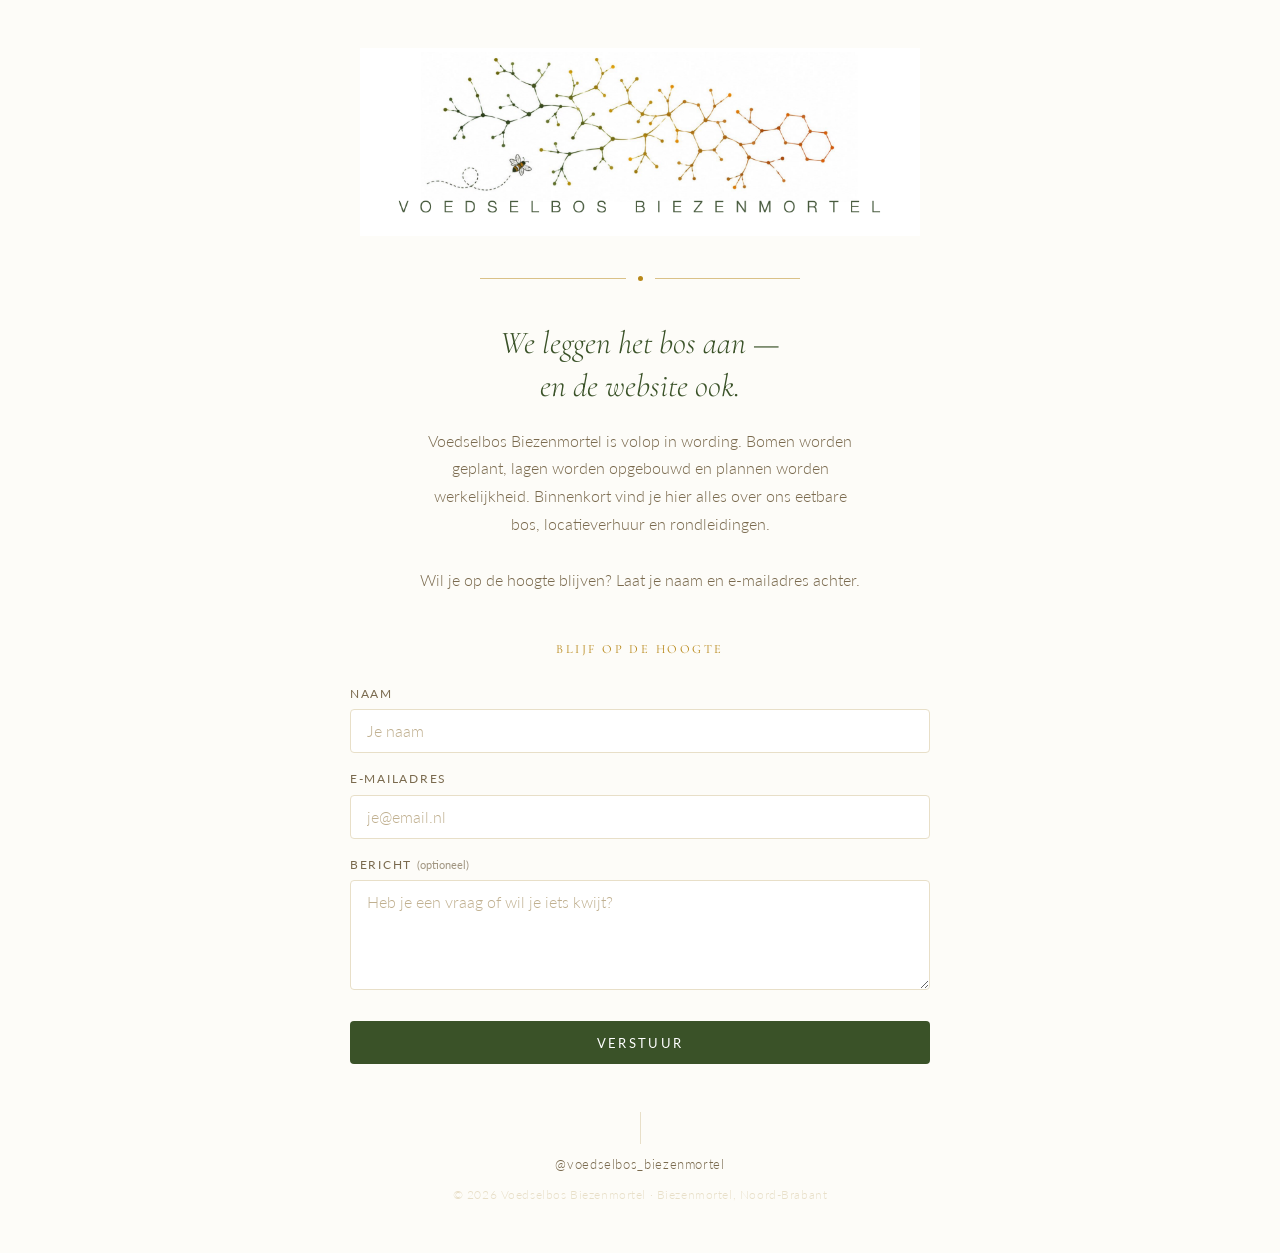
<file: index.html>
<!DOCTYPE html>
<html lang="nl">
<head>
  <meta charset="UTF-8">
  <meta name="viewport" content="width=device-width, initial-scale=1.0">
  <title>Voedselbos Biezenmortel — Binnenkort</title>
  <meta name="description" content="Voedselbos Biezenmortel is in aanleg. Laat je gegevens achter en blijf op de hoogte.">
  <link rel="preconnect" href="https://fonts.googleapis.com">
  <link rel="preconnect" href="https://fonts.gstatic.com" crossorigin>
  <link href="https://fonts.googleapis.com/css2?family=Cormorant+Garamond:ital,wght@0,300;0,400;0,500;1,300;1,400&family=Lato:wght@300;400&display=swap" rel="stylesheet">
  <style>
    *, *::before, *::after { box-sizing: border-box; margin: 0; padding: 0; }

    :root {
      --green:      #3a5228;
      --gold:       #b8881a;
      --gold-light: #d4a832;
      --text:       #2c2416;
      --text-light: #7a6a4e;
      --bg:         #fdfcf8;
      --border:     #e8dfc8;
    }

    html { font-size: 16px; }

    body {
      font-family: 'Lato', system-ui, sans-serif;
      font-weight: 300;
      background: var(--bg);
      color: var(--text);
      min-height: 100vh;
      display: flex;
      flex-direction: column;
      align-items: center;
      justify-content: center;
      padding: 3rem 1.5rem;
      line-height: 1.7;
      -webkit-font-smoothing: antialiased;
    }

    .wrap {
      width: 100%;
      max-width: 580px;
      display: flex;
      flex-direction: column;
      align-items: center;
      gap: 0;
    }

    /* ── Logo ── */
    .logo-img {
      width: 100%;
      max-width: 560px;
      height: auto;
      display: block;
      margin-bottom: 2.5rem;
    }

    /* ── Divider ── */
    .divider {
      display: flex;
      align-items: center;
      gap: 0.75rem;
      width: 100%;
      max-width: 320px;
      margin-bottom: 2.5rem;
    }
    .divider::before,
    .divider::after {
      content: '';
      flex: 1;
      height: 1px;
      background: var(--gold);
      opacity: 0.5;
    }
    .divider-dot {
      width: 5px;
      height: 5px;
      border-radius: 50%;
      background: var(--gold);
    }

    /* ── Tekst ── */
    .tagline {
      font-family: 'Cormorant Garamond', Georgia, serif;
      font-size: clamp(1.5rem, 4vw, 2rem);
      font-weight: 300;
      font-style: italic;
      color: var(--green);
      text-align: center;
      margin-bottom: 1.25rem;
      line-height: 1.35;
    }

    .intro {
      font-size: 0.97rem;
      color: var(--text-light);
      text-align: center;
      max-width: 440px;
      margin-bottom: 2.75rem;
      line-height: 1.8;
    }

    /* ── Formulier ── */
    .form-title {
      font-family: 'Cormorant Garamond', Georgia, serif;
      font-size: 0.78rem;
      font-weight: 400;
      letter-spacing: 0.2em;
      text-transform: uppercase;
      color: var(--gold);
      text-align: center;
      margin-bottom: 1.5rem;
    }

    form {
      width: 100%;
      display: flex;
      flex-direction: column;
      gap: 1rem;
    }

    label {
      display: block;
      font-size: 0.72rem;
      font-weight: 400;
      letter-spacing: 0.15em;
      text-transform: uppercase;
      color: var(--text-light);
      margin-bottom: 0.35rem;
    }

    input, textarea {
      width: 100%;
      padding: 0.75rem 1rem;
      background: white;
      border: 1px solid var(--border);
      border-radius: 4px;
      font-family: 'Lato', system-ui, sans-serif;
      font-size: 0.97rem;
      font-weight: 300;
      color: var(--text);
      transition: border-color 0.25s;
      -webkit-appearance: none;
    }
    input:focus, textarea:focus {
      outline: none;
      border-color: var(--gold-light);
    }
    input::placeholder, textarea::placeholder {
      color: #c0b090;
    }
    textarea { resize: vertical; min-height: 110px; }

    button {
      margin-top: 0.5rem;
      padding: 0.85rem 2rem;
      background: var(--green);
      color: white;
      border: none;
      border-radius: 4px;
      font-family: 'Lato', system-ui, sans-serif;
      font-size: 0.8rem;
      font-weight: 400;
      letter-spacing: 0.18em;
      text-transform: uppercase;
      cursor: pointer;
      transition: background 0.25s, transform 0.2s;
    }
    button:hover {
      background: #2a3d1c;
      transform: translateY(-1px);
    }

    /* ── Footer ── */
    .footer {
      margin-top: 3rem;
      display: flex;
      flex-direction: column;
      align-items: center;
      gap: 0.6rem;
    }
    .footer-divider {
      width: 1px;
      height: 32px;
      background: var(--border);
    }
    .footer a {
      font-size: 0.8rem;
      color: var(--text-light);
      text-decoration: none;
      letter-spacing: 0.05em;
      transition: color 0.2s;
    }
    .footer a:hover { color: var(--gold); }
    .footer-copy {
      font-size: 0.72rem;
      color: var(--border);
      letter-spacing: 0.05em;
    }

    /* ── Succes ── */
    .success-msg {
      display: none;
      text-align: center;
      padding: 1.5rem;
      border: 1px solid var(--gold-light);
      border-radius: 4px;
      background: rgba(184, 136, 26, 0.06);
    }
    .success-msg p {
      font-family: 'Cormorant Garamond', Georgia, serif;
      font-style: italic;
      font-size: 1.15rem;
      color: var(--green);
    }
    .success-msg small {
      font-size: 0.85rem;
      color: var(--text-light);
    }
  </style>
</head>
<body>
  <div class="wrap">

    <img src="images/logo.png" alt="Voedselbos Biezenmortel" class="logo-img">

    <div class="divider"><span class="divider-dot"></span></div>

    <p class="tagline">We leggen het bos aan —<br>en de website ook.</p>

    <p class="intro">
      Voedselbos Biezenmortel is volop in wording. Bomen worden geplant,
      lagen worden opgebouwd en plannen worden werkelijkheid.
      Binnenkort vind je hier alles over ons eetbare bos, locatieverhuur en rondleidingen.
      <br><br>
      Wil je op de hoogte blijven? Laat je naam en e-mailadres achter.
    </p>

    <p class="form-title">Blijf op de hoogte</p>

    <form action="https://formspree.io/f/mzdjvwjb" method="POST" id="contactForm">
      <div>
        <label for="naam">Naam</label>
        <input type="text" id="naam" name="naam" placeholder="Je naam" required autocomplete="name">
      </div>
      <div>
        <label for="email">E-mailadres</label>
        <input type="email" id="email" name="email" placeholder="je@email.nl" required autocomplete="email">
      </div>
      <div>
        <label for="bericht">Bericht <span style="text-transform:none;letter-spacing:0;font-size:0.7rem;opacity:.7">(optioneel)</span></label>
        <textarea id="bericht" name="bericht" placeholder="Heb je een vraag of wil je iets kwijt?"></textarea>
      </div>
      <button type="submit">Verstuur</button>
    </form>

    <div class="success-msg" id="successMsg">
      <p>Dank je wel!</p>
      <small>We houden je op de hoogte van de voortgang van het voedselbos.</small>
    </div>

    <div class="footer">
      <div class="footer-divider"></div>
      <a href="https://www.instagram.com/voedselbos_biezenmortel/" target="_blank" rel="noopener">@voedselbos_biezenmortel</a>
      <p class="footer-copy">© 2026 Voedselbos Biezenmortel · Biezenmortel, Noord-Brabant</p>
    </div>

  </div>

  <script>
    document.getElementById('contactForm').addEventListener('submit', function(e) {
      e.preventDefault();
      var form = this;
      fetch(form.action, {
        method: 'POST',
        body: new FormData(form),
        headers: { 'Accept': 'application/json' }
      }).then(function(r) {
        if (r.ok) {
          form.style.display = 'none';
          document.querySelector('.form-title').style.display = 'none';
          document.getElementById('successMsg').style.display = 'block';
        }
      });
    });
  </script>
</body>
</html>
</file>
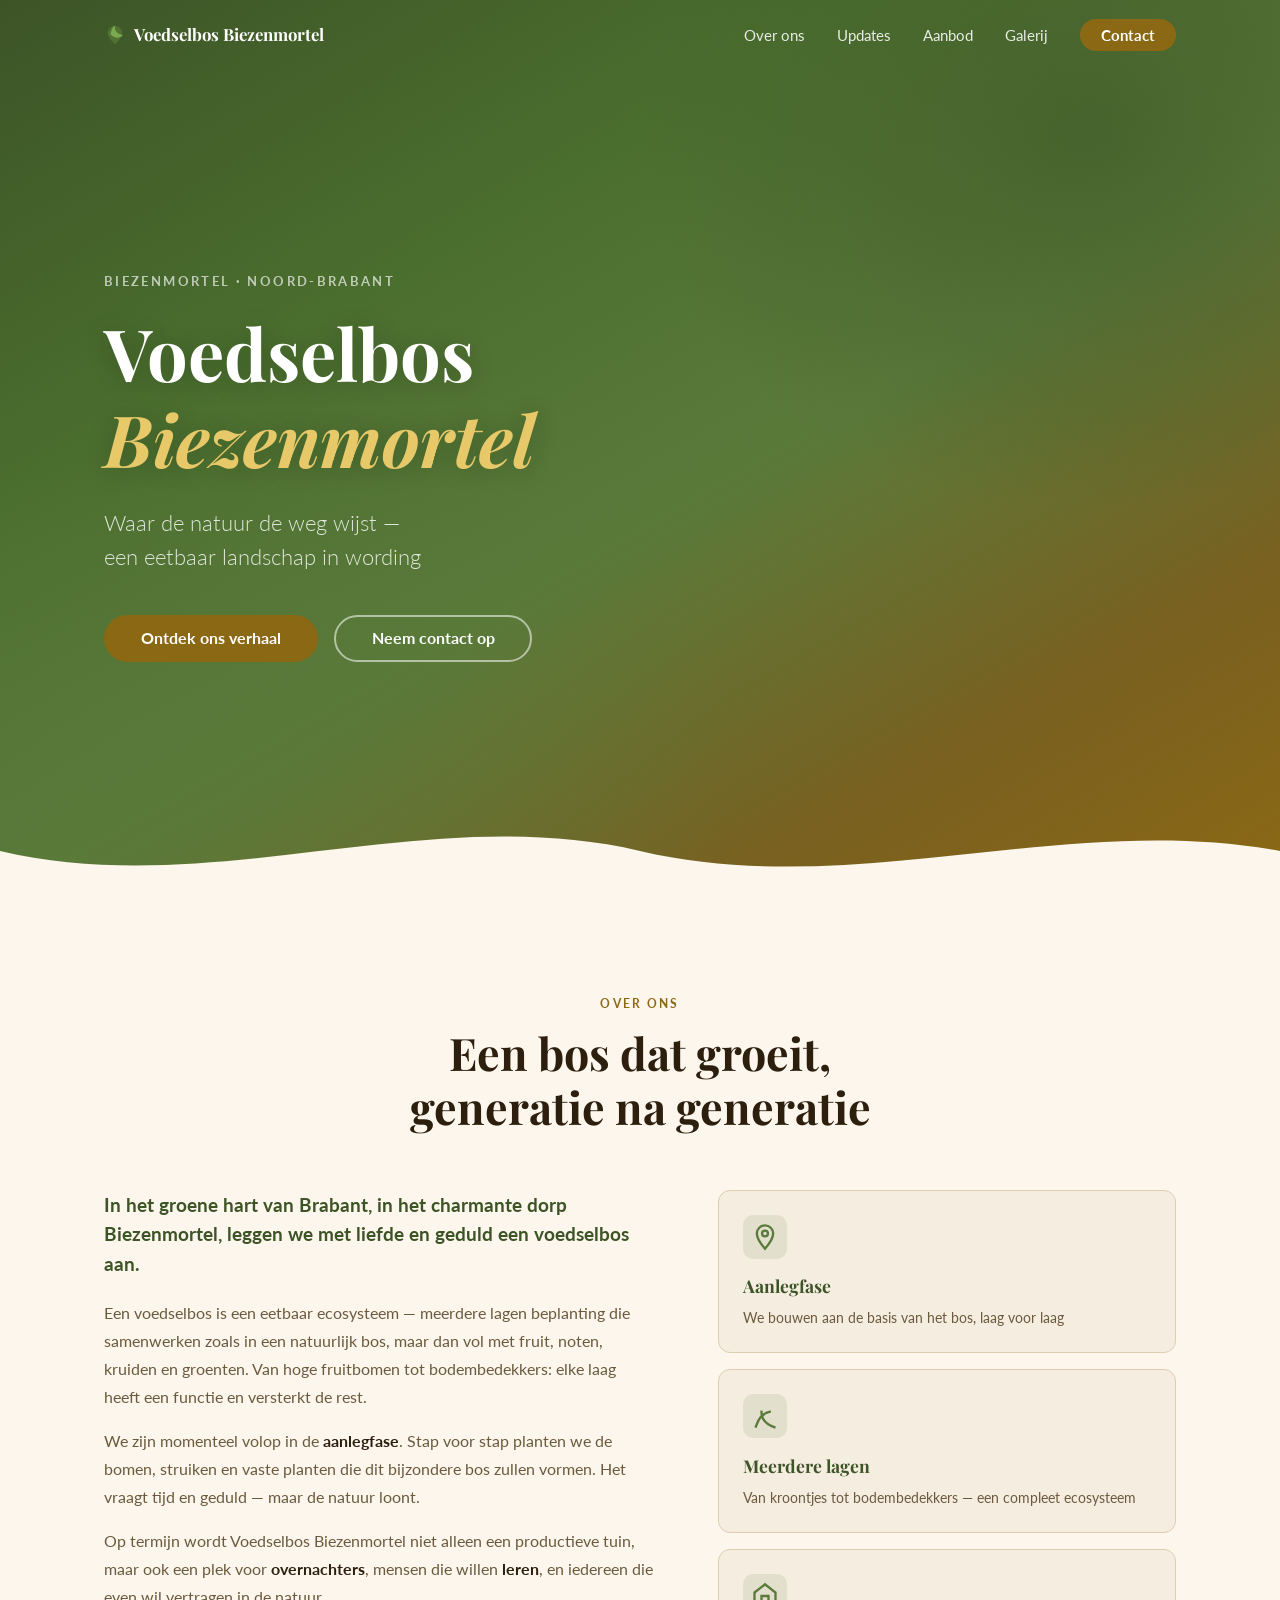
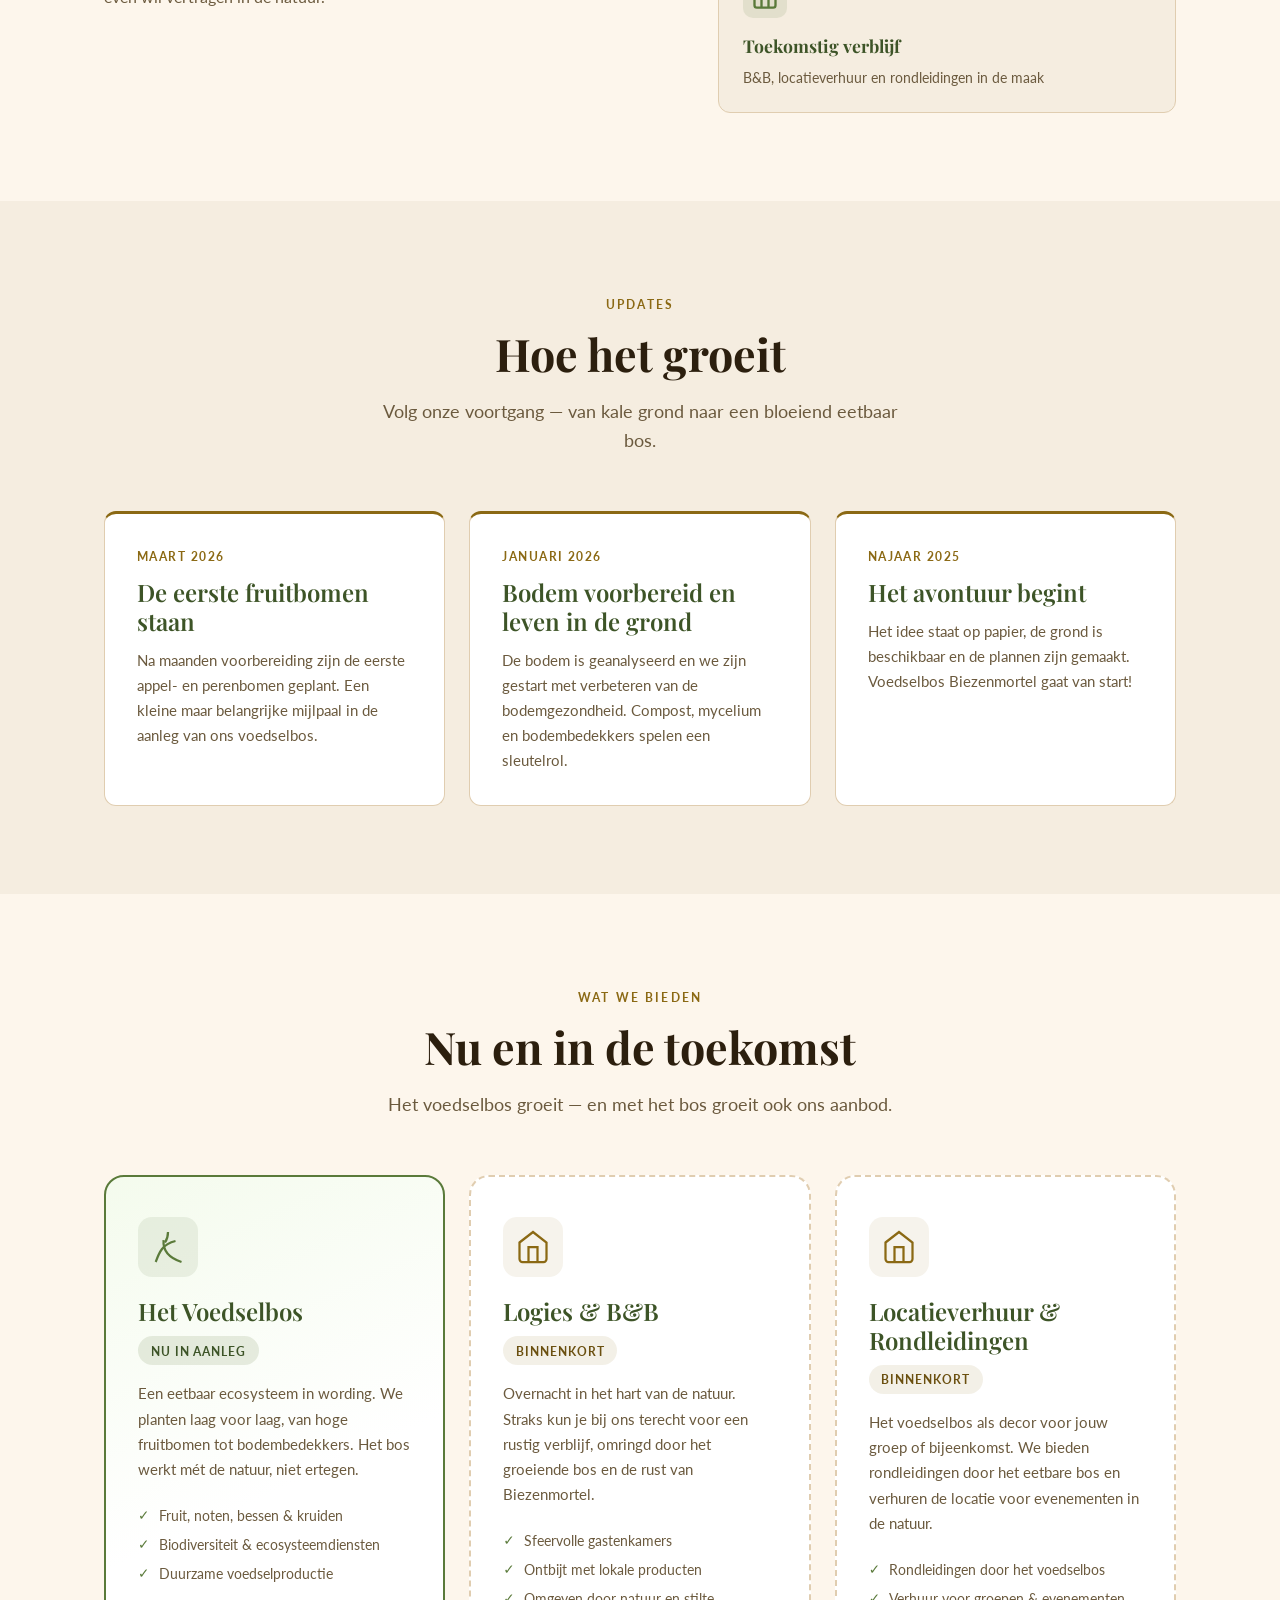
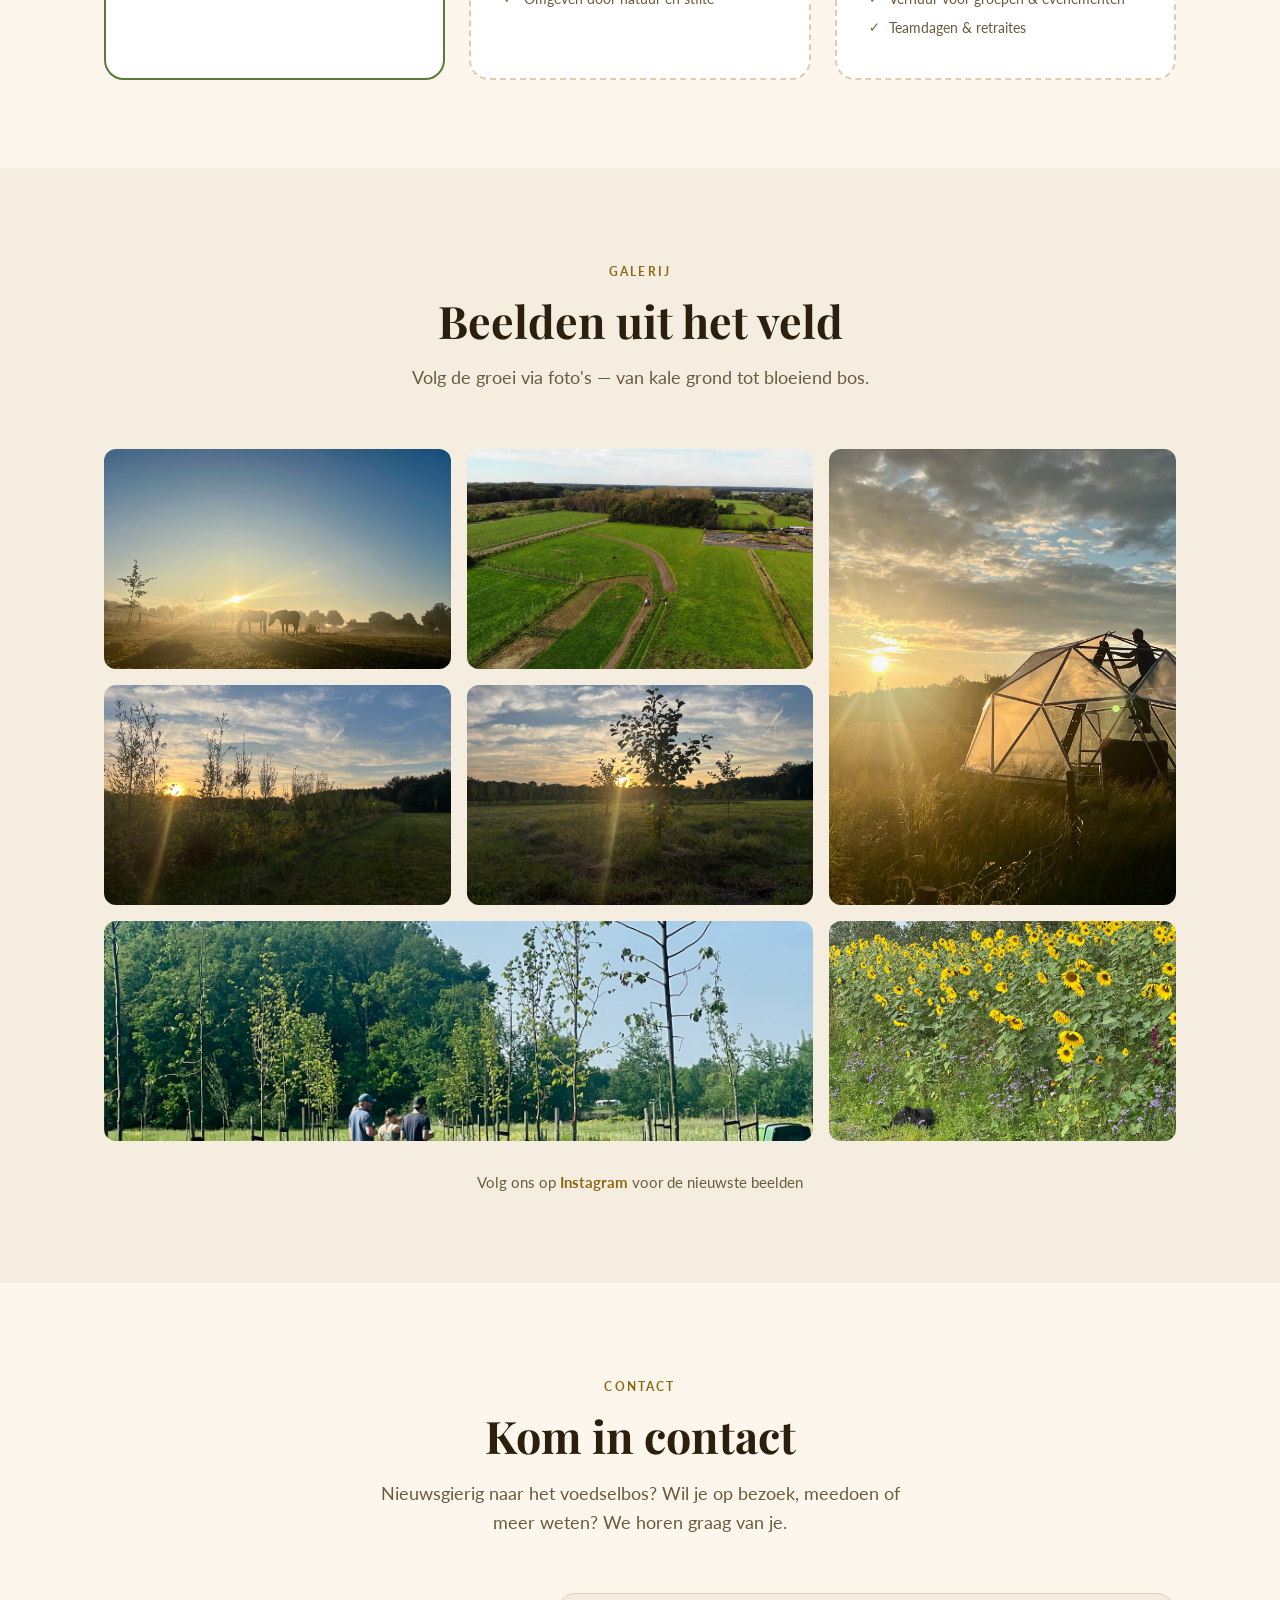
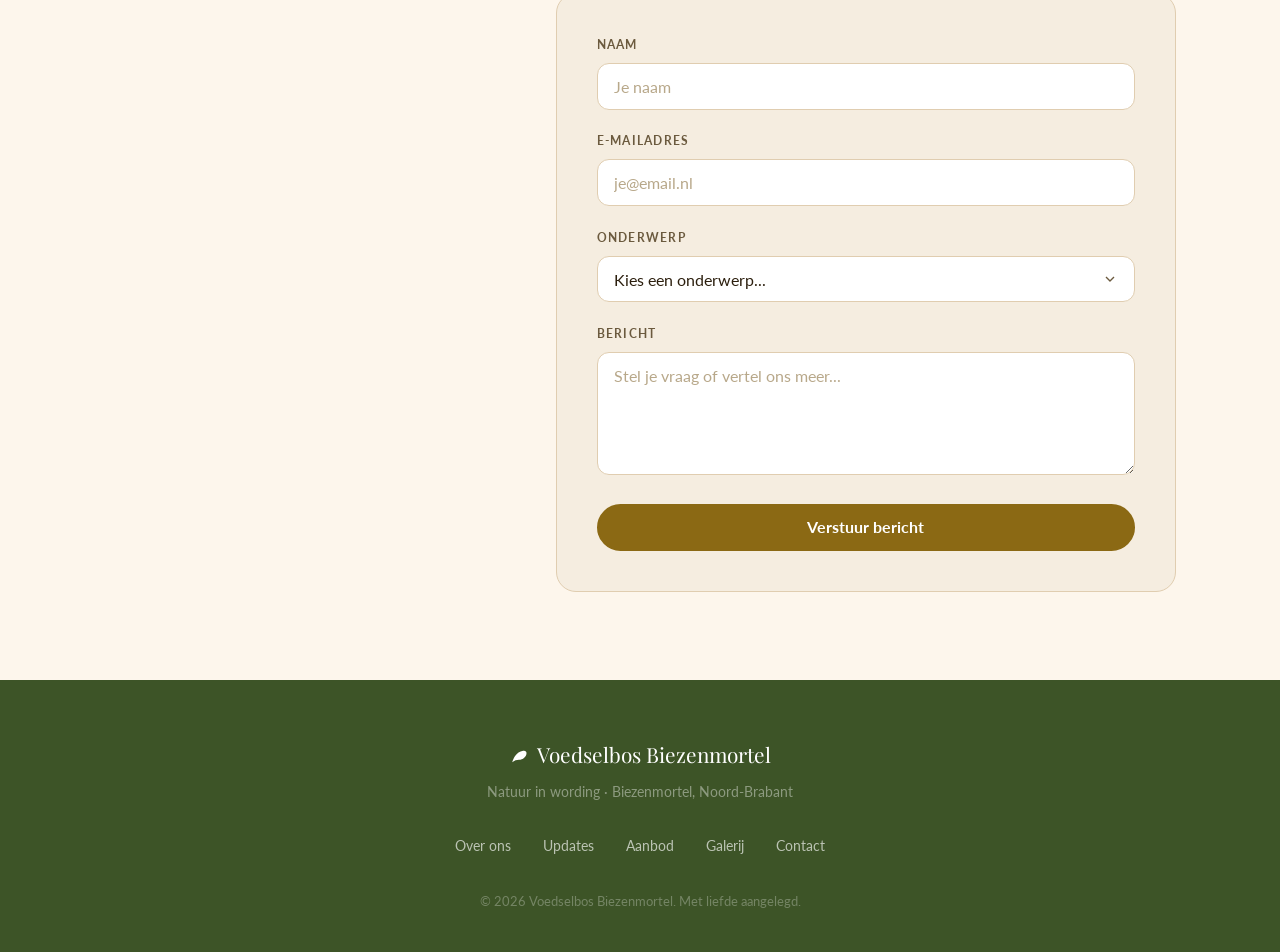
<file: website.html>
<!DOCTYPE html>
<html lang="nl">
<head>
  <meta charset="UTF-8">
  <meta name="viewport" content="width=device-width, initial-scale=1.0">
  <title>Voedselbos Biezenmortel — Natuur in wording</title>
  <meta name="description" content="Voedselbos Biezenmortel is een groeiend eetbaar bos in het hart van Brabant. Straks ook met logies (B&amp;B), locatieverhuur en rondleidingen.">
  <meta property="og:title" content="Voedselbos Biezenmortel">
  <meta property="og:description" content="Een groeiend eetbaar landschap in het hart van Brabant — voor mens en natuur.">
  <meta property="og:type" content="website">
  <meta property="og:locale" content="nl_NL">
  <link rel="preconnect" href="https://fonts.googleapis.com">
  <link rel="preconnect" href="https://fonts.gstatic.com" crossorigin>
  <link href="https://fonts.googleapis.com/css2?family=Playfair+Display:ital,wght@0,400;0,600;0,700;1,400&family=Lato:wght@300;400;700&display=swap" rel="stylesheet">
  <link rel="stylesheet" href="styles.css">
</head>
<body>

  <!-- ===================== NAVIGATIE ===================== -->
  <nav id="navbar">
    <div class="nav-container">
      <a href="#" class="nav-logo">
        <svg width="22" height="22" viewBox="0 0 24 24" fill="none" aria-hidden="true"><path d="M12 2C8 2 4 6 4 10c0 5 8 12 8 12s8-7 8-12c0-4-4-8-8-8z" fill="currentColor" opacity=".3"/><path d="M12 2c0 0-1 4 2 7s7 3 7 3-3 3-7 3-7-4-7-4 2-9 5-9z" fill="currentColor"/></svg>
        Voedselbos Biezenmortel
      </a>
      <button class="nav-toggle" id="navToggle" aria-label="Menu openen" aria-expanded="false">
        <span></span><span></span><span></span>
      </button>
      <ul class="nav-links" id="navLinks">
        <li><a href="#over">Over ons</a></li>
        <li><a href="#nieuws">Updates</a></li>
        <li><a href="#aanbod">Aanbod</a></li>
        <li><a href="#galerij">Galerij</a></li>
        <li><a href="#contact" class="nav-cta">Contact</a></li>
      </ul>
    </div>
  </nav>

  <!-- ===================== HERO ===================== -->
  <section id="hero">
    <div class="hero-bg"></div>
    <div class="hero-content">
      <p class="hero-label">Biezenmortel · Noord-Brabant</p>
      <h1>Voedselbos<br><em>Biezenmortel</em></h1>
      <p class="hero-tagline">Waar de natuur de weg wijst —<br>een eetbaar landschap in wording</p>
      <div class="hero-buttons">
        <a href="#over" class="btn btn-primary">Ontdek ons verhaal</a>
        <a href="#contact" class="btn btn-outline">Neem contact op</a>
      </div>
    </div>
    <div class="hero-wave">
      <svg viewBox="0 0 1440 100" preserveAspectRatio="none" xmlns="http://www.w3.org/2000/svg">
        <path d="M0,50 C240,100 480,0 720,50 C960,100 1200,10 1440,50 L1440,100 L0,100 Z" fill="#fdf6ec"/>
      </svg>
    </div>
  </section>

  <!-- ===================== OVER ONS ===================== -->
  <section id="over" class="section">
    <div class="container">
      <div class="section-header">
        <span class="section-label">Over ons</span>
        <h2>Een bos dat groeit,<br>generatie na generatie</h2>
      </div>
      <div class="over-grid">
        <div class="over-text">
          <p class="lead">In het groene hart van Brabant, in het charmante dorp Biezenmortel, leggen we met liefde en geduld een voedselbos aan.</p>
          <p>Een voedselbos is een eetbaar ecosysteem — meerdere lagen beplanting die samenwerken zoals in een natuurlijk bos, maar dan vol met fruit, noten, kruiden en groenten. Van hoge fruitbomen tot bodembedekkers: elke laag heeft een functie en versterkt de rest.</p>
          <p>We zijn momenteel volop in de <strong>aanlegfase</strong>. Stap voor stap planten we de bomen, struiken en vaste planten die dit bijzondere bos zullen vormen. Het vraagt tijd en geduld — maar de natuur loont.</p>
          <p>Op termijn wordt Voedselbos Biezenmortel niet alleen een productieve tuin, maar ook een plek voor <strong>overnachters</strong>, mensen die willen <strong>leren</strong>, en iedereen die even wil vertragen in de natuur.</p>
        </div>
        <div class="over-stats">
          <div class="stat-card">
            <span class="stat-icon">
              <svg width="28" height="28" viewBox="0 0 24 24" fill="none" stroke="currentColor" stroke-width="2"><path d="M12 2a7 7 0 0 1 7 7c0 5-7 13-7 13S5 14 5 9a7 7 0 0 1 7-7z"/><circle cx="12" cy="9" r="2.5"/></svg>
            </span>
            <strong>Aanlegfase</strong>
            <p>We bouwen aan de basis van het bos, laag voor laag</p>
          </div>
          <div class="stat-card">
            <span class="stat-icon">
              <svg width="28" height="28" viewBox="0 0 24 24" fill="none" stroke="currentColor" stroke-width="2"><path d="M17 8C8 10 5.9 16.17 3.82 22"/><path d="M9.05 7.4C8.5 14 12 19 21 22"/></svg>
            </span>
            <strong>Meerdere lagen</strong>
            <p>Van kroontjes tot bodembedekkers — een compleet ecosysteem</p>
          </div>
          <div class="stat-card">
            <span class="stat-icon">
              <svg width="28" height="28" viewBox="0 0 24 24" fill="none" stroke="currentColor" stroke-width="2"><path d="M3 9l9-7 9 7v11a2 2 0 0 1-2 2H5a2 2 0 0 1-2-2z"/><polyline points="9 22 9 12 15 12 15 22"/></svg>
            </span>
            <strong>Toekomstig verblijf</strong>
            <p>B&amp;B, locatieverhuur en rondleidingen in de maak</p>
          </div>
        </div>
      </div>
    </div>
  </section>

  <!-- ===================== NIEUWS / UPDATES ===================== -->
  <section id="nieuws" class="section section-alt">
    <div class="container">
      <div class="section-header">
        <span class="section-label">Updates</span>
        <h2>Hoe het groeit</h2>
        <p class="section-intro">Volg onze voortgang — van kale grond naar een bloeiend eetbaar bos.</p>
      </div>
      <div class="nieuws-grid">
        <article class="nieuws-card">
          <div class="nieuws-datum">Maart 2026</div>
          <h3>De eerste fruitbomen staan</h3>
          <p>Na maanden voorbereiding zijn de eerste appel- en perenbomen geplant. Een kleine maar belangrijke mijlpaal in de aanleg van ons voedselbos.</p>
          <!-- UPDATE: Vervang door jouw eigen nieuwsbericht -->
        </article>
        <article class="nieuws-card">
          <div class="nieuws-datum">Januari 2026</div>
          <h3>Bodem voorbereid en leven in de grond</h3>
          <p>De bodem is geanalyseerd en we zijn gestart met verbeteren van de bodemgezondheid. Compost, mycelium en bodembedekkers spelen een sleutelrol.</p>
          <!-- UPDATE: Vervang door jouw eigen nieuwsbericht -->
        </article>
        <article class="nieuws-card">
          <div class="nieuws-datum">Najaar 2025</div>
          <h3>Het avontuur begint</h3>
          <p>Het idee staat op papier, de grond is beschikbaar en de plannen zijn gemaakt. Voedselbos Biezenmortel gaat van start!</p>
          <!-- UPDATE: Vervang door jouw eigen nieuwsbericht -->
        </article>
      </div>
    </div>
  </section>

  <!-- ===================== AANBOD ===================== -->
  <section id="aanbod" class="section">
    <div class="container">
      <div class="section-header">
        <span class="section-label">Wat we bieden</span>
        <h2>Nu en in de toekomst</h2>
        <p class="section-intro">Het voedselbos groeit — en met het bos groeit ook ons aanbod.</p>
      </div>
      <div class="aanbod-grid">
        <div class="aanbod-card aanbod-active">
          <div class="aanbod-icon">
            <svg width="36" height="36" viewBox="0 0 24 24" fill="none" stroke="currentColor" stroke-width="1.5"><path d="M17 8C8 10 5.9 16.17 3.82 22"/><path d="M9.05 7.4C8.5 14 12 19 21 22"/><path d="M12 2c0 4-2 7-2 7"/></svg>
          </div>
          <h3>Het Voedselbos</h3>
          <span class="badge badge-active">Nu in aanleg</span>
          <p>Een eetbaar ecosysteem in wording. We planten laag voor laag, van hoge fruitbomen tot bodembedekkers. Het bos werkt mét de natuur, niet ertegen.</p>
          <ul>
            <li>Fruit, noten, bessen &amp; kruiden</li>
            <li>Biodiversiteit &amp; ecosysteemdiensten</li>
            <li>Duurzame voedselproductie</li>
          </ul>
        </div>
        <div class="aanbod-card aanbod-toekomst">
          <div class="aanbod-icon">
            <svg width="36" height="36" viewBox="0 0 24 24" fill="none" stroke="currentColor" stroke-width="1.5"><path d="M3 9l9-7 9 7v11a2 2 0 0 1-2 2H5a2 2 0 0 1-2-2z"/><polyline points="9 22 9 12 15 12 15 22"/></svg>
          </div>
          <h3>Logies &amp; B&amp;B</h3>
          <span class="badge badge-toekomst">Binnenkort</span>
          <p>Overnacht in het hart van de natuur. Straks kun je bij ons terecht voor een rustig verblijf, omringd door het groeiende bos en de rust van Biezenmortel.</p>
          <ul>
            <li>Sfeervolle gastenkamers</li>
            <li>Ontbijt met lokale producten</li>
            <li>Omgeven door natuur en stilte</li>
          </ul>
        </div>
        <div class="aanbod-card aanbod-toekomst">
          <div class="aanbod-icon">
            <svg width="36" height="36" viewBox="0 0 24 24" fill="none" stroke="currentColor" stroke-width="1.5"><path d="M3 9l9-7 9 7v11a2 2 0 0 1-2 2H5a2 2 0 0 1-2-2z"/><polyline points="9 22 9 12 15 12 15 22"/></svg>
          </div>
          <h3>Locatieverhuur &amp; Rondleidingen</h3>
          <span class="badge badge-toekomst">Binnenkort</span>
          <p>Het voedselbos als decor voor jouw groep of bijeenkomst. We bieden rondleidingen door het eetbare bos en verhuren de locatie voor evenementen in de natuur.</p>
          <ul>
            <li>Rondleidingen door het voedselbos</li>
            <li>Verhuur voor groepen &amp; evenementen</li>
            <li>Teamdagen &amp; retraites</li>
          </ul>
        </div>
      </div>
    </div>
  </section>

  <!-- ===================== GALERIJ ===================== -->
  <section id="galerij" class="section section-alt">
    <div class="container">
      <div class="section-header">
        <span class="section-label">Galerij</span>
        <h2>Beelden uit het veld</h2>
        <p class="section-intro">Volg de groei via foto's — van kale grond tot bloeiend bos.</p>
      </div>
      <div class="galerij-grid">
        <img src="images/94CD859D-5F65-4538-A252-053ACF3F2ED8.JPG" alt="Paarden in ochtendmist bij zonsopgang" class="galerij-foto">
        <img src="images/5E47056C-95C0-4E33-B6B3-D2AC94D1AC31.JPG" alt="Drone-overzicht van het perceel in Biezenmortel" class="galerij-foto">
        <img src="images/EBD552E5-5AE3-4982-B8E1-01028CCA3431.JPG" alt="Geodetische koepel wordt gebouwd bij zonsondergang" class="galerij-foto foto-tall">
        <img src="images/62A38979-85D6-48C3-B355-2267B3039CED.JPG" alt="Zonsondergang langs de rij jonge bomen" class="galerij-foto">
        <img src="images/7AF8878F-F836-4969-AD2A-6B05C248CAF4.JPG" alt="Jonge boom in silhouet bij zonsondergang" class="galerij-foto">
        <img src="images/A7FBBAD0-FE2E-4E55-A40D-42E31846DFBD.JPG" alt="Familie wandelt tussen de rijen jonge bomen" class="galerij-foto foto-wide">
        <img src="images/621F308D-4150-4EA2-BB36-801936FAE9A4.JPG" alt="Veld vol zonnebloemen met hond" class="galerij-foto">
      </div>
      <p class="galerij-hint">Volg ons op <a href="https://www.instagram.com/voedselbos_biezenmortel/" target="_blank" rel="noopener">Instagram</a> voor de nieuwste beelden</p>
    </div>
  </section>

  <!-- ===================== CONTACT ===================== -->
  <section id="contact" class="section">
    <div class="container">
      <div class="section-header">
        <span class="section-label">Contact</span>
        <h2>Kom in contact</h2>
        <p class="section-intro">Nieuwsgierig naar het voedselbos? Wil je op bezoek, meedoen of meer weten? We horen graag van je.</p>
      </div>
      <div class="contact-grid">
        <div class="contact-info">
          <div class="contact-item">
            <span class="contact-icon" aria-hidden="true">
              <svg width="24" height="24" viewBox="0 0 24 24" fill="none" stroke="currentColor" stroke-width="2"><path d="M21 10c0 7-9 13-9 13s-9-6-9-13a9 9 0 0 1 18 0z"/><circle cx="12" cy="10" r="3"/></svg>
            </span>
            <div>
              <strong>Locatie</strong>
              <p>Biezenmortel, Noord-Brabant<br><em>Exacte locatie op aanvraag</em></p>
              <!-- UPDATE: Voeg hier het exacte adres toe indien gewenst -->
            </div>
          </div>
          <div class="contact-item">
            <span class="contact-icon" aria-hidden="true">
              <svg width="24" height="24" viewBox="0 0 24 24" fill="none" stroke="currentColor" stroke-width="2"><path d="M4 4h16c1.1 0 2 .9 2 2v12c0 1.1-.9 2-2 2H4c-1.1 0-2-.9-2-2V6c0-1.1.9-2 2-2z"/><polyline points="22,6 12,13 2,6"/></svg>
            </span>
            <div>
              <strong>E-mail</strong>
              <!-- UPDATE: Vervang door jouw echte e-mailadres -->
              <p><a href="mailto:info@voedselbosbiezenmortel.nl">info@voedselbosbiezenmortel.nl</a></p>
            </div>
          </div>
          <div class="contact-item">
            <span class="contact-icon" aria-hidden="true">
              <svg width="24" height="24" viewBox="0 0 24 24" fill="none" stroke="currentColor" stroke-width="2"><rect x="2" y="2" width="20" height="20" rx="5"/><path d="M16 11.37A4 4 0 1 1 12.63 8 4 4 0 0 1 16 11.37z"/><line x1="17.5" y1="6.5" x2="17.51" y2="6.5"/></svg>
            </span>
            <div>
              <strong>Instagram</strong>
              <p><a href="https://www.instagram.com/voedselbos_biezenmortel/" target="_blank" rel="noopener">@voedselbos_biezenmortel</a></p>
            </div>
          </div>
        </div>

        <form class="contact-form" action="https://formspree.io/f/mzdjvwjb" method="POST">
          <div class="form-group">
            <label for="naam">Naam</label>
            <input type="text" id="naam" name="naam" placeholder="Je naam" required autocomplete="name">
          </div>
          <div class="form-group">
            <label for="email">E-mailadres</label>
            <input type="email" id="email" name="email" placeholder="je@email.nl" required autocomplete="email">
          </div>
          <div class="form-group">
            <label for="onderwerp">Onderwerp</label>
            <select id="onderwerp" name="onderwerp">
              <option value="">Kies een onderwerp...</option>
              <option value="bezoek">Bezoek aan het voedselbos</option>
              <option value="bb">Logies &amp; B&amp;B</option>
              <option value="verhuur">Locatieverhuur of rondleiding</option>
              <option value="anders">Anders</option>
            </select>
          </div>
          <div class="form-group">
            <label for="bericht">Bericht</label>
            <textarea id="bericht" name="bericht" rows="5" placeholder="Stel je vraag of vertel ons meer..." required></textarea>
          </div>
          <button type="submit" class="btn btn-primary btn-full">Verstuur bericht</button>
        </form>
      </div>
    </div>
  </section>

  <!-- ===================== FOOTER ===================== -->
  <footer id="footer">
    <div class="container">
      <div class="footer-content">
        <p class="footer-logo">
          <svg width="20" height="20" viewBox="0 0 24 24" fill="currentColor" aria-hidden="true"><path d="M17 8C8 10 5.9 16.17 3.82 22c2.5-2 5.5-3 8.18-3C16.68 19 21 15 21 11c0-1.5-.5-3-4-3z"/></svg>
          Voedselbos Biezenmortel
        </p>
        <p class="footer-tagline">Natuur in wording · Biezenmortel, Noord-Brabant</p>
        <nav class="footer-nav" aria-label="Footer navigatie">
          <a href="#over">Over ons</a>
          <a href="#nieuws">Updates</a>
          <a href="#aanbod">Aanbod</a>
          <a href="#galerij">Galerij</a>
          <a href="#contact">Contact</a>
        </nav>
        <p class="footer-copy">&copy; 2026 Voedselbos Biezenmortel. Met liefde aangelegd.</p>
      </div>
    </div>
  </footer>

  <script src="script.js"></script>
</body>
</html>
</file>
<file: styles.css>
/* ======================================================
   VOEDSELBOS BIEZENMORTEL — STYLESHEET
   Palet: Warm & organisch (ivoor, oker, warmgroen)
   ====================================================== */

/* ── Reset & Base ─────────────────────────────────────── */
*, *::before, *::after {
  box-sizing: border-box;
  margin: 0;
  padding: 0;
}

:root {
  --bg:           #fdf6ec;
  --accent:       #8b6914;
  --accent-dark:  #6b5010;
  --accent-light: #c49a2a;
  --green:        #5a7a3a;
  --green-dark:   #3d5427;
  --green-light:  #7aaa50;
  --text:         #2c1f0e;
  --text-light:   #6b5a3e;
  --card-bg:      #f5ede0;
  --border:       #e0cdb0;
  --white:        #ffffff;

  --font-heading: 'Playfair Display', Georgia, 'Times New Roman', serif;
  --font-body:    'Lato', 'Helvetica Neue', system-ui, sans-serif;

  --radius:    12px;
  --radius-lg: 20px;
  --shadow:    0 4px 20px rgba(44, 31, 14, 0.1);
  --shadow-lg: 0 10px 40px rgba(44, 31, 14, 0.15);
  --transition: 0.3s ease;
}

html {
  scroll-behavior: smooth;
  font-size: 16px;
}

body {
  font-family: var(--font-body);
  color: var(--text);
  background: var(--bg);
  line-height: 1.75;
  -webkit-font-smoothing: antialiased;
  -moz-osx-font-smoothing: grayscale;
}

/* ── Typography ───────────────────────────────────────── */
h1, h2, h3, h4 {
  font-family: var(--font-heading);
  line-height: 1.2;
}

h1 { font-size: clamp(2.4rem, 6vw, 4.5rem); font-weight: 700; }
h2 { font-size: clamp(1.8rem, 4vw, 2.8rem); font-weight: 700; }
h3 { font-size: clamp(1.15rem, 2.5vw, 1.5rem); font-weight: 600; }

p { margin-bottom: 1rem; }
p:last-child { margin-bottom: 0; }

a {
  color: var(--accent);
  text-decoration: none;
  transition: color var(--transition);
}
a:hover { color: var(--accent-dark); }

ul { list-style: none; }
img { max-width: 100%; height: auto; display: block; }

/* ── Layout ───────────────────────────────────────────── */
.container {
  max-width: 1120px;
  margin: 0 auto;
  padding: 0 1.5rem;
}

.section {
  padding: 5.5rem 0;
}

.section-alt {
  background: var(--card-bg);
}

.section-header {
  text-align: center;
  margin-bottom: 3.5rem;
}

.section-label {
  display: inline-block;
  font-family: var(--font-body);
  font-size: 0.75rem;
  font-weight: 700;
  letter-spacing: 0.18em;
  text-transform: uppercase;
  color: var(--accent);
  margin-bottom: 0.75rem;
}

.section-header h2 {
  color: var(--text);
  margin-bottom: 1rem;
}

.section-intro {
  font-size: 1.1rem;
  color: var(--text-light);
  max-width: 520px;
  margin: 0 auto;
  line-height: 1.65;
}

/* ── Buttons ──────────────────────────────────────────── */
.btn {
  display: inline-flex;
  align-items: center;
  justify-content: center;
  padding: 0.85rem 2.2rem;
  border-radius: 50px;
  font-family: var(--font-body);
  font-size: 1rem;
  font-weight: 700;
  cursor: pointer;
  transition: all var(--transition);
  text-decoration: none;
  border: 2px solid transparent;
  gap: 0.5rem;
  line-height: 1;
}

.btn-primary {
  background: var(--accent);
  color: var(--white);
  border-color: var(--accent);
}
.btn-primary:hover {
  background: var(--accent-dark);
  border-color: var(--accent-dark);
  color: var(--white);
  transform: translateY(-2px);
  box-shadow: 0 6px 24px rgba(139, 105, 20, 0.35);
}

.btn-outline {
  background: transparent;
  color: var(--white);
  border-color: rgba(255, 255, 255, 0.55);
}
.btn-outline:hover {
  background: rgba(255, 255, 255, 0.15);
  border-color: var(--white);
  color: var(--white);
  transform: translateY(-2px);
}

.btn-full { width: 100%; }


/* ======================================================
   NAVIGATION
   ====================================================== */
#navbar {
  position: fixed;
  top: 0;
  left: 0;
  right: 0;
  z-index: 1000;
  padding: 1.25rem 0;
  transition: background var(--transition), padding var(--transition), box-shadow var(--transition);
}

#navbar.scrolled {
  background: rgba(253, 246, 236, 0.96);
  backdrop-filter: blur(12px);
  -webkit-backdrop-filter: blur(12px);
  box-shadow: 0 2px 20px rgba(44, 31, 14, 0.1);
  padding: 0.65rem 0;
}

.nav-container {
  max-width: 1120px;
  margin: 0 auto;
  padding: 0 1.5rem;
  display: flex;
  align-items: center;
  justify-content: space-between;
  gap: 2rem;
}

.nav-logo {
  display: flex;
  align-items: center;
  gap: 0.5rem;
  font-family: var(--font-heading);
  font-size: 1.05rem;
  font-weight: 700;
  color: var(--white);
  text-decoration: none;
  transition: color var(--transition);
  white-space: nowrap;
  flex-shrink: 0;
}
.nav-logo svg { color: var(--green-light); transition: color var(--transition); }
#navbar.scrolled .nav-logo { color: var(--green-dark); }
#navbar.scrolled .nav-logo svg { color: var(--green); }

.nav-links {
  display: flex;
  align-items: center;
  gap: 2rem;
}

.nav-links li a {
  color: rgba(255, 255, 255, 0.88);
  font-size: 0.95rem;
  font-weight: 400;
  transition: color var(--transition);
  text-decoration: none;
}
.nav-links li a:hover { color: var(--white); }
#navbar.scrolled .nav-links li a { color: var(--text-light); }
#navbar.scrolled .nav-links li a:hover { color: var(--accent); }

.nav-cta {
  background: var(--accent) !important;
  color: var(--white) !important;
  padding: 0.45rem 1.3rem;
  border-radius: 50px;
  font-weight: 700 !important;
  transition: background var(--transition), transform var(--transition) !important;
}
.nav-cta:hover {
  background: var(--accent-dark) !important;
  transform: translateY(-1px);
  color: var(--white) !important;
}

.nav-toggle {
  display: none;
  flex-direction: column;
  gap: 5px;
  background: none;
  border: none;
  cursor: pointer;
  padding: 6px;
}
.nav-toggle span {
  display: block;
  width: 24px;
  height: 2px;
  background: var(--white);
  border-radius: 2px;
  transition: all var(--transition);
}
#navbar.scrolled .nav-toggle span { background: var(--text); }


/* ======================================================
   HERO
   ====================================================== */
#hero {
  position: relative;
  min-height: 100svh;
  display: flex;
  align-items: center;
  overflow: hidden;
}

.hero-bg {
  position: absolute;
  inset: 0;
  background: linear-gradient(
    150deg,
    var(--green-dark)   0%,
    #4a6e2e            30%,
    var(--green)        55%,
    #7a6020            80%,
    var(--accent)      100%
  );
}
.hero-bg::before {
  content: '';
  position: absolute;
  inset: 0;
  background:
    radial-gradient(ellipse 60% 50% at 15% 85%, rgba(90, 122, 58, 0.45) 0%, transparent 70%),
    radial-gradient(ellipse 50% 60% at 85% 15%, rgba(61, 84, 39, 0.55) 0%, transparent 70%);
}

.hero-content {
  position: relative;
  z-index: 1;
  max-width: 1120px;
  width: 100%;
  margin: 0 auto;
  padding: 9rem 1.5rem 7rem;
  color: var(--white);
}

.hero-label {
  font-size: 0.82rem;
  font-weight: 700;
  letter-spacing: 0.18em;
  text-transform: uppercase;
  color: rgba(255, 255, 255, 0.65);
  margin-bottom: 1rem;
}

.hero-content h1 {
  color: var(--white);
  margin-bottom: 1.5rem;
  text-shadow: 0 2px 24px rgba(0, 0, 0, 0.2);
}
.hero-content h1 em {
  font-style: italic;
  color: #e8c96a;
}

.hero-tagline {
  font-size: clamp(1.05rem, 2.5vw, 1.35rem);
  color: rgba(255, 255, 255, 0.82);
  font-weight: 300;
  line-height: 1.6;
  margin-bottom: 2.5rem;
  max-width: 520px;
}

.hero-buttons {
  display: flex;
  gap: 1rem;
  flex-wrap: wrap;
}

.hero-wave {
  position: absolute;
  bottom: -1px;
  left: 0;
  right: 0;
  z-index: 1;
  line-height: 0;
}
.hero-wave svg {
  width: 100%;
  height: clamp(50px, 8vw, 100px);
  display: block;
}


/* ======================================================
   OVER ONS
   ====================================================== */
.over-grid {
  display: grid;
  grid-template-columns: 1.2fr 1fr;
  gap: 4rem;
  align-items: start;
}

.over-text .lead {
  font-size: 1.2rem;
  font-weight: 700;
  color: var(--green-dark);
  margin-bottom: 1.25rem;
  line-height: 1.55;
}

.over-text p {
  color: var(--text-light);
}
.over-text strong { color: var(--text); }

.over-stats {
  display: flex;
  flex-direction: column;
  gap: 1rem;
}

.stat-card {
  background: var(--card-bg);
  border: 1px solid var(--border);
  border-radius: var(--radius);
  padding: 1.5rem;
  display: flex;
  flex-direction: column;
  gap: 0.3rem;
  transition: transform var(--transition), box-shadow var(--transition);
}
.stat-card:hover {
  transform: translateX(4px);
  box-shadow: var(--shadow);
}

.stat-icon {
  width: 44px;
  height: 44px;
  background: rgba(90, 122, 58, 0.12);
  border-radius: 10px;
  display: flex;
  align-items: center;
  justify-content: center;
  color: var(--green);
  margin-bottom: 0.5rem;
}

.stat-card strong {
  font-family: var(--font-heading);
  font-size: 1.1rem;
  color: var(--green-dark);
}
.stat-card p {
  font-size: 0.9rem;
  color: var(--text-light);
  margin: 0;
  line-height: 1.5;
}


/* ======================================================
   NIEUWS / UPDATES
   ====================================================== */
.nieuws-grid {
  display: grid;
  grid-template-columns: repeat(3, 1fr);
  gap: 1.5rem;
}

.nieuws-card {
  background: var(--white);
  border-radius: var(--radius);
  padding: 2rem;
  border: 1px solid var(--border);
  border-top: 3px solid var(--accent);
  transition: transform var(--transition), box-shadow var(--transition);
}
.nieuws-card:hover {
  transform: translateY(-5px);
  box-shadow: var(--shadow-lg);
}

.nieuws-datum {
  font-size: 0.75rem;
  font-weight: 700;
  letter-spacing: 0.12em;
  text-transform: uppercase;
  color: var(--accent);
  margin-bottom: 0.7rem;
}

.nieuws-card h3 {
  color: var(--green-dark);
  margin-bottom: 0.75rem;
}

.nieuws-card p {
  font-size: 0.95rem;
  color: var(--text-light);
  margin: 0;
  line-height: 1.65;
}


/* ======================================================
   AANBOD
   ====================================================== */
.aanbod-grid {
  display: grid;
  grid-template-columns: repeat(3, 1fr);
  gap: 1.5rem;
}

.aanbod-card {
  background: var(--white);
  border-radius: var(--radius-lg);
  padding: 2.5rem 2rem;
  border: 2px solid var(--border);
  transition: transform var(--transition), box-shadow var(--transition);
}
.aanbod-card:hover {
  transform: translateY(-6px);
  box-shadow: var(--shadow-lg);
}

.aanbod-active {
  border-color: var(--green);
  background: linear-gradient(155deg, #f4fbed 0%, var(--white) 60%);
}

.aanbod-toekomst {
  border-style: dashed;
}

.aanbod-icon {
  width: 60px;
  height: 60px;
  background: rgba(90, 122, 58, 0.1);
  border-radius: 14px;
  display: flex;
  align-items: center;
  justify-content: center;
  color: var(--green);
  margin-bottom: 1.25rem;
}
.aanbod-toekomst .aanbod-icon {
  background: rgba(139, 105, 20, 0.08);
  color: var(--accent);
}

.aanbod-card h3 {
  color: var(--green-dark);
  margin-bottom: 0.6rem;
}

.aanbod-card p {
  color: var(--text-light);
  font-size: 0.95rem;
  margin-bottom: 1.5rem;
  line-height: 1.65;
}

.aanbod-card ul {
  display: flex;
  flex-direction: column;
  gap: 0.55rem;
}

.aanbod-card ul li {
  font-size: 0.9rem;
  color: var(--text-light);
  padding-left: 1.3rem;
  position: relative;
  line-height: 1.4;
}
.aanbod-card ul li::before {
  content: '✓';
  position: absolute;
  left: 0;
  color: var(--green);
  font-weight: 700;
  font-size: 0.85rem;
}

.badge {
  display: inline-flex;
  align-items: center;
  font-size: 0.73rem;
  font-weight: 700;
  letter-spacing: 0.08em;
  text-transform: uppercase;
  padding: 0.28rem 0.8rem;
  border-radius: 50px;
  margin-bottom: 1rem;
}
.badge-active {
  background: rgba(90, 122, 58, 0.14);
  color: var(--green-dark);
}
.badge-toekomst {
  background: rgba(139, 105, 20, 0.1);
  color: var(--accent-dark);
}


/* ======================================================
   GALERIJ
   ====================================================== */
.galerij-grid {
  display: grid;
  grid-template-columns: repeat(3, 1fr);
  grid-template-rows: 220px 220px 220px;
  gap: 1rem;
  margin-bottom: 1.75rem;
}

.foto-placeholder,
.galerij-foto {
  border-radius: var(--radius);
  overflow: hidden;
}

.foto-placeholder {
  background: var(--white);
  border: 2px dashed var(--border);
  display: flex;
  align-items: center;
  justify-content: center;
  transition: border-color var(--transition), background var(--transition);
  cursor: pointer;
}
.foto-placeholder:hover {
  border-color: var(--accent);
  background: rgba(139, 105, 20, 0.03);
}

.foto-tall {
  grid-row: span 2;
}

.foto-wide {
  grid-column: span 2;
}

.foto-inner {
  text-align: center;
  color: var(--text-light);
  padding: 1.5rem;
}
.foto-inner svg {
  margin: 0 auto 0.75rem;
  opacity: 0.35;
  display: block;
}
.foto-inner p {
  font-size: 0.9rem;
  font-weight: 700;
  color: var(--text-light);
  margin-bottom: 0.3rem;
}
.foto-inner small {
  font-size: 0.72rem;
  opacity: 0.65;
  display: block;
}
.foto-inner code {
  background: rgba(0, 0, 0, 0.06);
  padding: 0.1rem 0.35rem;
  border-radius: 4px;
  font-size: 0.7rem;
  font-family: 'SF Mono', Consolas, monospace;
}

/* Echte galerij-foto's (nadat je eigen afbeeldingen toevoegt) */
.galerij-foto {
  width: 100%;
  height: 100%;
  object-fit: cover;
  display: block;
}

.galerij-hint {
  text-align: center;
  color: var(--text-light);
  font-size: 0.95rem;
}
.galerij-hint a {
  font-weight: 700;
  color: var(--accent);
}


/* ======================================================
   CONTACT
   ====================================================== */
.contact-grid {
  display: grid;
  grid-template-columns: 1fr 1.6fr;
  gap: 4rem;
  align-items: start;
}

.contact-info {
  display: flex;
  flex-direction: column;
  gap: 2rem;
  padding-top: 0.5rem;
}

.contact-item {
  display: flex;
  gap: 1rem;
  align-items: flex-start;
}

.contact-icon {
  width: 44px;
  height: 44px;
  background: rgba(90, 122, 58, 0.1);
  border-radius: 10px;
  display: flex;
  align-items: center;
  justify-content: center;
  color: var(--green);
  flex-shrink: 0;
}

.contact-item strong {
  display: block;
  font-size: 0.75rem;
  font-weight: 700;
  letter-spacing: 0.12em;
  text-transform: uppercase;
  color: var(--text-light);
  margin-bottom: 0.3rem;
}

.contact-item p {
  color: var(--text);
  margin: 0;
  line-height: 1.55;
}
.contact-item em {
  font-size: 0.87rem;
  color: var(--text-light);
}
.contact-item a {
  color: var(--accent);
  font-weight: 600;
}

/* Form */
.contact-form {
  background: var(--card-bg);
  border-radius: var(--radius-lg);
  padding: 2.5rem;
  border: 1px solid var(--border);
}

.form-group {
  margin-bottom: 1.3rem;
}

.form-group label {
  display: block;
  font-size: 0.78rem;
  font-weight: 700;
  letter-spacing: 0.1em;
  text-transform: uppercase;
  color: var(--text-light);
  margin-bottom: 0.45rem;
}

.form-group input,
.form-group textarea,
.form-group select {
  width: 100%;
  padding: 0.8rem 1rem;
  border: 1.5px solid var(--border);
  border-radius: var(--radius);
  background: var(--white);
  color: var(--text);
  font-family: var(--font-body);
  font-size: 1rem;
  transition: border-color var(--transition), box-shadow var(--transition);
  resize: vertical;
  appearance: none;
  -webkit-appearance: none;
}

.form-group select {
  background-image: url("data:image/svg+xml,%3Csvg xmlns='http://www.w3.org/2000/svg' width='16' height='16' viewBox='0 0 24 24' fill='none' stroke='%236b5a3e' stroke-width='2'%3E%3Cpolyline points='6 9 12 15 18 9'/%3E%3C/svg%3E");
  background-repeat: no-repeat;
  background-position: right 1rem center;
  padding-right: 2.5rem;
  cursor: pointer;
}

.form-group input:focus,
.form-group textarea:focus,
.form-group select:focus {
  outline: none;
  border-color: var(--green);
  box-shadow: 0 0 0 3px rgba(90, 122, 58, 0.15);
}

.form-group input::placeholder,
.form-group textarea::placeholder {
  color: #b8a88a;
}


/* ======================================================
   FOOTER
   ====================================================== */
#footer {
  background: var(--green-dark);
  color: rgba(255, 255, 255, 0.75);
  padding: 3.5rem 0 2.5rem;
}

.footer-content { text-align: center; }

.footer-logo {
  display: inline-flex;
  align-items: center;
  gap: 0.5rem;
  font-family: var(--font-heading);
  font-size: 1.3rem;
  color: var(--white);
  margin-bottom: 0.5rem;
}

.footer-tagline {
  font-size: 0.88rem;
  opacity: 0.55;
  margin-bottom: 1.75rem;
}

.footer-nav {
  display: flex;
  justify-content: center;
  gap: 2rem;
  margin-bottom: 2rem;
  flex-wrap: wrap;
}

.footer-nav a {
  color: rgba(255, 255, 255, 0.65);
  font-size: 0.9rem;
  text-decoration: none;
  transition: color var(--transition);
}
.footer-nav a:hover { color: #e8c96a; }

.footer-copy {
  font-size: 0.8rem;
  opacity: 0.38;
  margin: 0;
}


/* ======================================================
   ANIMATIONS (Intersection Observer)
   ====================================================== */
.fade-in {
  opacity: 0;
  transform: translateY(18px);
  transition: opacity 0.55s ease, transform 0.55s ease;
}
.fade-in.visible {
  opacity: 1;
  transform: translateY(0);
}

/* ======================================================
   RESPONSIVE — Tablet (≤ 960px)
   ====================================================== */
@media (max-width: 960px) {
  .over-grid {
    grid-template-columns: 1fr;
    gap: 2.5rem;
  }

  .nieuws-grid {
    grid-template-columns: 1fr 1fr;
  }

  .aanbod-grid {
    grid-template-columns: 1fr;
    max-width: 560px;
    margin: 0 auto;
  }

  .galerij-grid {
    grid-template-columns: repeat(2, 1fr);
    grid-template-rows: auto;
  }
  .foto-tall {
    grid-row: span 1;
  }

  .contact-grid {
    grid-template-columns: 1fr;
    gap: 2.5rem;
  }
}


/* ======================================================
   RESPONSIVE — Mobile (≤ 768px)
   ====================================================== */
@media (max-width: 768px) {
  .section { padding: 3.5rem 0; }

  /* Nav mobile */
  .nav-toggle { display: flex; }

  .nav-links {
    display: none;
    position: absolute;
    top: 100%;
    left: 0;
    right: 0;
    background: var(--bg);
    flex-direction: column;
    align-items: flex-start;
    padding: 1.5rem;
    gap: 1rem;
    box-shadow: 0 8px 30px rgba(44, 31, 14, 0.12);
    border-top: 1px solid var(--border);
  }
  .nav-links.open { display: flex; }
  .nav-links li a { color: var(--text-light) !important; font-size: 1.05rem; }
  .nav-cta { margin-top: 0.5rem; }

  /* Hero */
  .hero-buttons {
    flex-direction: column;
    align-items: flex-start;
    gap: 0.75rem;
  }
  .btn { width: 100%; max-width: 280px; justify-content: center; }

  /* Nieuws */
  .nieuws-grid { grid-template-columns: 1fr; }

  /* Galerij */
  .galerij-grid {
    grid-template-columns: 1fr 1fr;
    grid-template-rows: auto;
    gap: 0.75rem;
  }
  .galerij-grid .foto-placeholder:nth-child(3) {
    grid-column: span 2;
  }

  /* Contact form */
  .contact-form { padding: 1.75rem; }

  /* Footer nav */
  .footer-nav { gap: 1rem 1.75rem; }
}

@media (max-width: 480px) {
  .galerij-grid { grid-template-columns: 1fr; }
  .galerij-grid .foto-placeholder:nth-child(3) { grid-column: span 1; }
}
</file>
